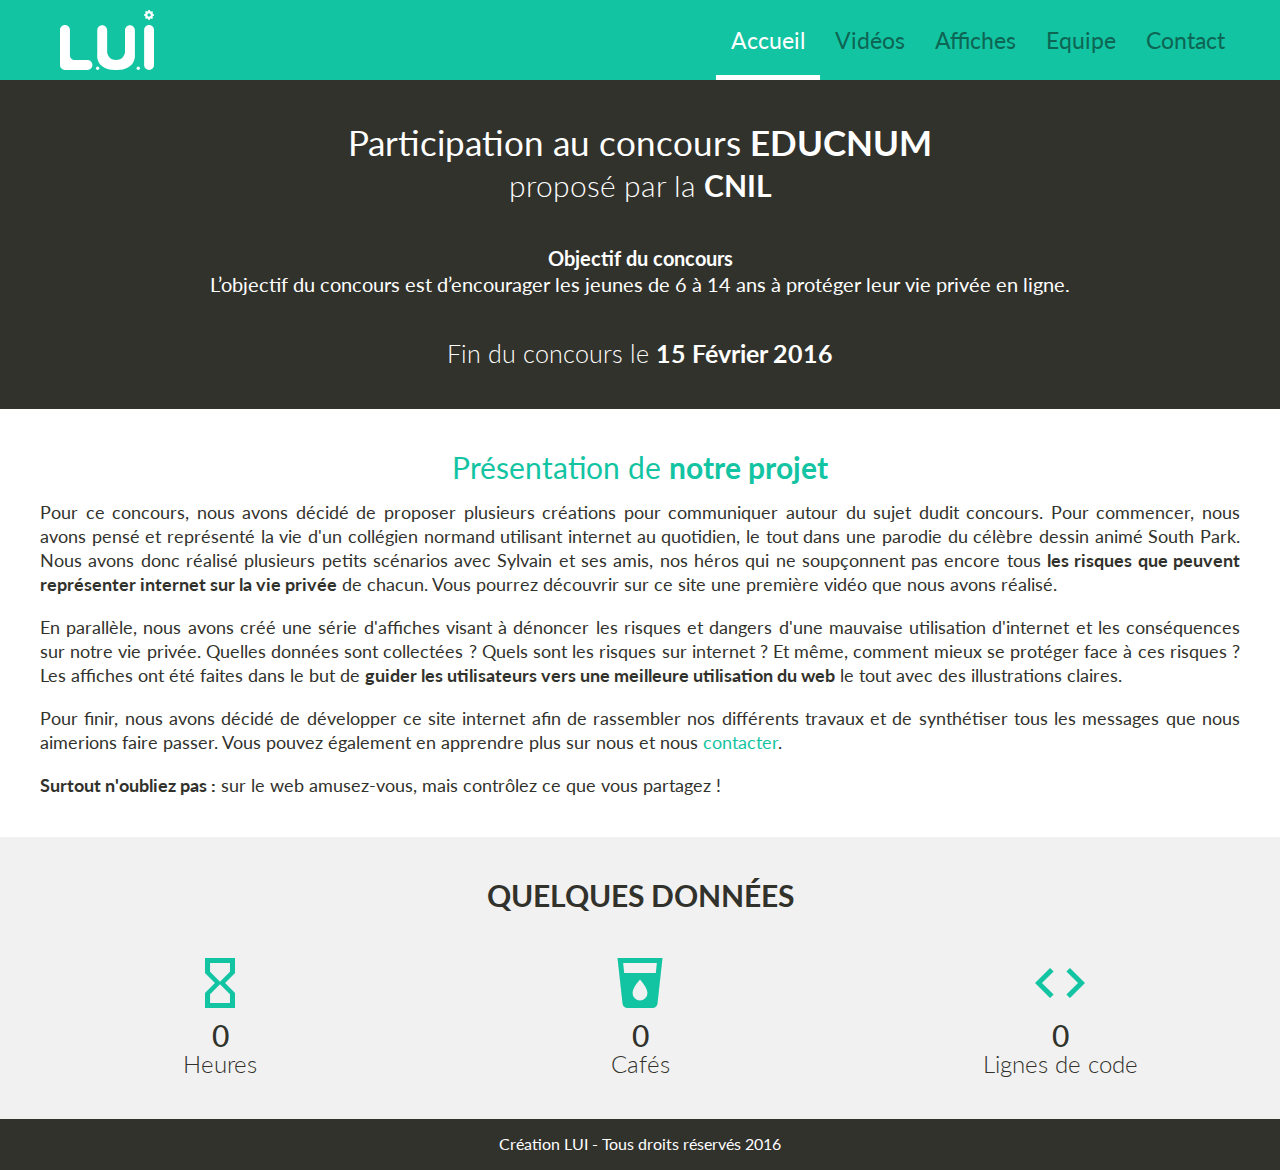
<file: index.html>
<!DOCTYPE html>
<html lang="fr">

<head>

	<title>Projet LUI - Leçons d'Utilisation d'Internet</title>

	<meta charset="utf-8">
	<meta name="viewport" content="initial-scale=1.0,user-scalable=no,maximum-scale=1">
	<meta name="mobile-web-app-capable" content="yes">
	<meta name="theme-color" content="#0D6554">
	<meta name="apple-mobile-web-app-title" content="Projet L.U.I">

	<!-- Favicons -->

	<link rel="apple-touch-icon" sizes="57x57" href="../img/favicons/apple-touch-icon-57x57.png">
	<link rel="apple-touch-icon" sizes="60x60" href="../img/favicons/apple-touch-icon-60x60.png">
	<link rel="apple-touch-icon" sizes="72x72" href="../img/favicons/apple-touch-icon-72x72.png">
	<link rel="apple-touch-icon" sizes="76x76" href="../img/favicons/apple-touch-icon-76x76.png">
	<link rel="apple-touch-icon" sizes="114x114" href="../img/favicons/apple-touch-icon-114x114.png">
	<link rel="apple-touch-icon" sizes="120x120" href="../img/favicons/apple-touch-icon-120x120.png">
	<link rel="apple-touch-icon" sizes="144x144" href="../img/favicons/apple-touch-icon-144x144.png">
	<link rel="apple-touch-icon" sizes="152x152" href="../img/favicons/apple-touch-icon-152x152.png">
	<link rel="apple-touch-icon" sizes="180x180" href="../img/favicons/apple-touch-icon-180x180.png">
	<link rel="icon" type="image/png" href="../img/favicons/favicon-32x32.png" sizes="32x32">
	<link rel="icon" type="image/png" href="../img/favicons/favicon-194x194.png" sizes="194x194">
	<link rel="icon" type="image/png" href="../img/favicons/favicon-96x96.png" sizes="96x96">
	<link rel="icon" type="image/png" href="../img/favicons/android-chrome-192x192.png" sizes="192x192">
	<link rel="icon" type="image/png" href="../img/favicons/favicon-16x16.png" sizes="16x16">
	<link rel="manifest" href="../img/favicons/manifest.json">
	<link rel="mask-icon" href="../img/favicons/safari-pinned-tab.svg" color="#13c4a3">
	<link rel="shortcut icon" href="../img/favicons/favicon.ico">
	<meta name="msapplication-TileColor" content="#da532c">
	<meta name="msapplication-TileImage" content="../img/favicons/mstile-144x144.png">
	<meta name="msapplication-config" content="../img/favicons/browserconfig.xml">
	<meta name="theme-color" content="#13c4a3">

	<!-- Style Sheets -->
	<link rel="stylesheet" type="text/css" media="all" href="css/reset.css" />
	<link rel="stylesheet" type="text/css" media="all" href="css/style.css" />
	<link rel="stylesheet" type="text/css" media="all" href="css/animate.min.css" />
	<link href='https://fonts.googleapis.com/css?family=Lato:400,300,700' rel='stylesheet' type='text/css'>
	<link href="https://fonts.googleapis.com/icon?family=Material+Icons" rel="stylesheet">

	<!-- Scripts -->
	<script src="js/jquery-1.11.3.min.js"></script>
	<script type="text/javascript" language="javascript" src="js/trunk.js"></script>
	<!--[if lt IE 9]>
		<script src="http://html5shiv.googlecode.com/svn/trunk/html5.js"></script>
	<![endif]-->
	<script type="text/javascript" language="javascript" src="js/wow.min.js"></script>
	<script>
		new WOW().init();
	</script>
	<script type="application/javascript" language="javascript" src="js/count.js"></script>
	<script type="text/javascript" src="../js/konami.js"></script>


</head>

<body>

	<div class="container">
		<div class="header">
			<div class="content-inner">
				<header class="slide">
					<ul id="navToggle" class="burger slide">
						<li></li>
						<li></li>
						<li></li>
					</ul>
					<a id="logo" href="index.html"><img class="animated jello" src="img/logo.svg" /></a>
				</header>

				<nav class="slide">
					<ul>
						<li class="menu-resp">MENU</li>
						<li><a href="" class="active"><i class="material-icons">home</i>Accueil</a></li>
						<li><a href="videos/index.html"><i class="material-icons">&#xE039;</i>Vidéos</a></li>
						<li><a href="affiches/index.html"><i class="material-icons">description</i>Affiches</a></li>
						<li><a href="equipe/index.html"><i class="material-icons">&#xE8D3;</i>Equipe</a></li>
						<li><a href="contact/index.html"><i class="material-icons">email</i>Contact</a></li>
					</ul>
				</nav>
			</div>
		</div>

		<div class="content slide">
			<div class="responsive">

				<div class="section1">
					<div class="content-inner">
						<p class="p1">Participation au concours <b>EDUCNUM</b></p>
						<p class="p2">proposé par la <b>CNIL</b></p>
						<p class="p3"><b>Objectif du concours</b></p>
						<p class="p3">L’objectif du concours est d’encourager les jeunes de 6 à 14 ans à protéger leur vie privée en ligne.</p>
						<p class="p4">Fin du concours le <b>15 Février 2016</b></p>
					</div>
				</div>

				<div class="section2">
					<div class="content-inner">
						<h2>Présentation de <b>notre projet</b></h2>
						<p>Pour ce concours, nous avons décidé de proposer plusieurs créations pour communiquer autour du sujet dudit concours. Pour commencer, nous avons pensé et représenté la vie d'un collégien normand utilisant internet au quotidien, le tout dans une parodie du célèbre dessin animé South Park. Nous avons donc réalisé plusieurs petits scénarios avec Sylvain et ses amis, nos héros qui ne soupçonnent pas encore tous <b>les risques que peuvent représenter internet sur la vie privée</b> de chacun. Vous pourrez découvrir sur ce site une première vidéo que nous avons réalisé.</p>
						<br/>

						<p>En parallèle, nous avons créé une série d'affiches visant à dénoncer les risques et dangers d'une mauvaise utilisation d'internet et les conséquences sur notre vie privée. Quelles données sont collectées ? Quels sont les risques sur internet ? Et même, comment mieux se protéger face à ces risques ? Les affiches ont été faites dans le but de <b>guider les utilisateurs vers une meilleure utilisation du web</b> le tout avec des illustrations claires.</p>
						<br/>

						<p>Pour finir, nous avons décidé de développer ce site internet afin de rassembler nos différents travaux et de synthétiser tous les messages que nous aimerions faire passer. Vous pouvez également en apprendre plus sur nous et nous <a href="contact/index.html">contacter</a>.</p>
						<br/>

						<p><b>Surtout n'oubliez pas :</b> sur le web amusez-vous, mais contrôlez ce que vous partagez !</p>
					</div>
				</div>

				<div class="section3">
					<div class="content-inner">
						<h3>Quelques Données</h3>
						<div class="col1 ">
							<i class="material-icons">&#xE88B;</i>
							<p class="big" data-count="480">0</p>
							<p>Heures</p>
						</div>
						<div class="col2">
							<i class="material-icons">&#xE86F;</i>
							<p class="big" data-count="2238">0</p>
							<p>Lignes de code</p>
						</div>
						<div class="col3">
							<i class="material-icons">&#xE544;</i>
							<p class="big" data-count="98">0</p>
							<p>Cafés</p>
						</div>
					</div>
				</div>

				<div class="footer">
					<div class="content-inner">
						<footer>
							<p>Création LUI - Tous droits réservés 2016</p>
						</footer>
					</div>
				</div>

			</div>
		</div>
	</div>

</body>

</html>
</file>
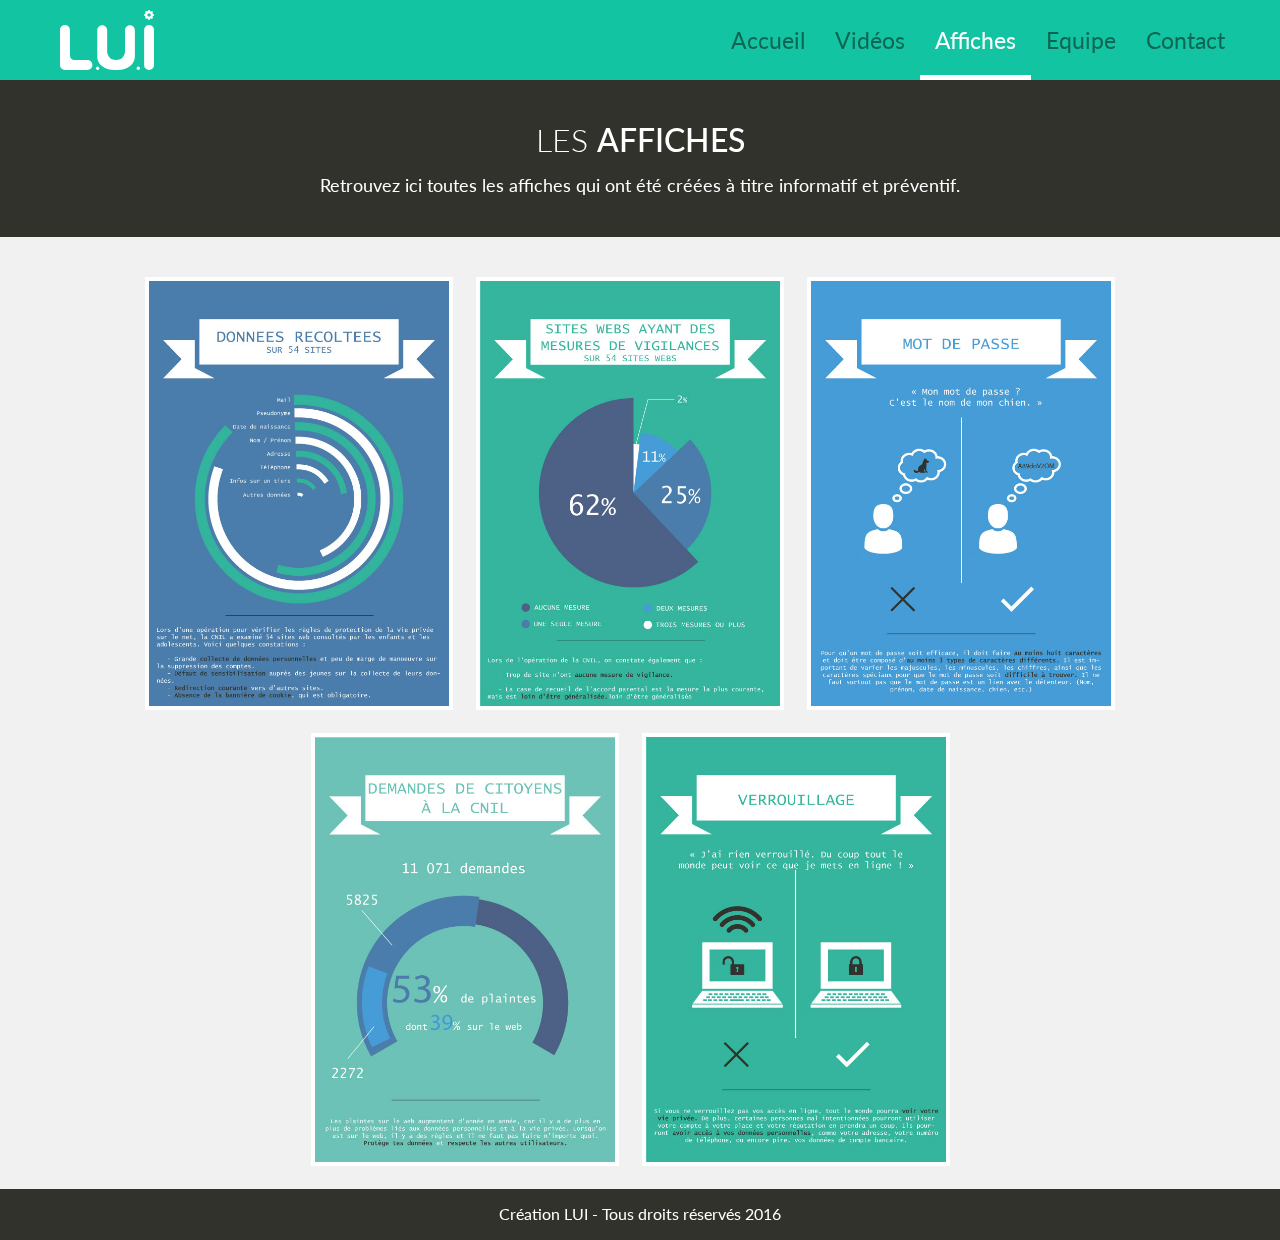
<file: affiches/index.html>
<!DOCTYPE html>
<html lang="fr">

<head>

	<title>Projet LUI - Leçons d'Utilisation d'Internet</title>

	<meta charset="utf-8">
	<meta name="viewport" content="initial-scale=1.0,user-scalable=no,maximum-scale=1">
	<meta name="mobile-web-app-capable" content="yes">
	<meta name="theme-color" content="#0D6554">

	<!-- Favicons -->

	<link rel="apple-touch-icon" sizes="57x57" href="../img/favicons/apple-touch-icon-57x57.png">
	<link rel="apple-touch-icon" sizes="60x60" href="../img/favicons/apple-touch-icon-60x60.png">
	<link rel="apple-touch-icon" sizes="72x72" href="../img/favicons/apple-touch-icon-72x72.png">
	<link rel="apple-touch-icon" sizes="76x76" href="../img/favicons/apple-touch-icon-76x76.png">
	<link rel="apple-touch-icon" sizes="114x114" href="../img/favicons/apple-touch-icon-114x114.png">
	<link rel="apple-touch-icon" sizes="120x120" href="../img/favicons/apple-touch-icon-120x120.png">
	<link rel="apple-touch-icon" sizes="144x144" href="../img/favicons/apple-touch-icon-144x144.png">
	<link rel="apple-touch-icon" sizes="152x152" href="../img/favicons/apple-touch-icon-152x152.png">
	<link rel="apple-touch-icon" sizes="180x180" href="../img/favicons/apple-touch-icon-180x180.png">
	<link rel="icon" type="image/png" href="../img/favicons/favicon-32x32.png" sizes="32x32">
	<link rel="icon" type="image/png" href="../img/favicons/favicon-194x194.png" sizes="194x194">
	<link rel="icon" type="image/png" href="../img/favicons/favicon-96x96.png" sizes="96x96">
	<link rel="icon" type="image/png" href="../img/favicons/android-chrome-192x192.png" sizes="192x192">
	<link rel="icon" type="image/png" href="../img/favicons/favicon-16x16.png" sizes="16x16">
	<link rel="manifest" href="../img/favicons/manifest.json">
	<link rel="mask-icon" href="../img/favicons/safari-pinned-tab.svg" color="#13c4a3">
	<link rel="shortcut icon" href="../img/favicons/favicon.ico">
	<meta name="msapplication-TileColor" content="#da532c">
	<meta name="msapplication-TileImage" content="../img/favicons/mstile-144x144.png">
	<meta name="msapplication-config" content="../img/favicons/browserconfig.xml">
	<meta name="theme-color" content="#13c4a3">

	<!-- Style Sheets -->
	<link rel="stylesheet" type="text/css" media="all" href="../css/reset.css" />
	<link rel="stylesheet" type="text/css" media="all" href="../css/style.css" />
	<link rel="stylesheet" type="text/css" media="all" href="../css/animate.min.css" />
	<link href='https://fonts.googleapis.com/css?family=Lato:400,300,700' rel='stylesheet' type='text/css'>
	<link href="https://fonts.googleapis.com/icon?family=Material+Icons" rel="stylesheet">
	<link rel="stylesheet" href="../js/fancybox/jquery.fancybox.css">

	<!-- Scripts -->
	<script src="../js/jquery-1.11.3.min.js"></script>
	<script type="text/javascript" language="javascript" src="../js/wow.min.js"></script>
	<script>
		new WOW().init();
	</script>
	<script type="text/javascript" language="javascript" src="../js/trunk.js"></script>
	<script src="../js/fancybox/jquery.fancybox.pack.js"></script>
	<script type="text/javascript">
		$(document).ready(function () {
			$(".fancybox").fancybox();
		});
	</script>
	<script type="text/javascript">
		$(".fancybox").fancybox({
			helpers: {
				title: {
					type: 'outside'
				}
			}
		});
	</script>
	<script type="text/javascript">
		$(".fancybox")
			.attr('rel', 'gallery')
			.fancybox({
				padding: 0
			});
	</script>
	<!--[if lt IE 9]>
		<script src="http://html5shiv.googlecode.com/svn/trunk/html5.js"></script>
	<![endif]-->


</head>

<body>

	<div class="container">
		<div class="header">
			<div class="content-inner">
				<header class="slide">
					<ul id="navToggle" class="burger slide">
						<li></li>
						<li></li>
						<li></li>
					</ul>
					<a id="logo" href="../index.html"><img class="animated jello" src="../img/logo.svg" /></a>
				</header>

				<nav class="slide">
					<ul>
						<li class="menu-resp">MENU</li>
						<li><a href="../index.html"><i class="material-icons">home</i>Accueil</a></li>
						<li><a href="../videos/index.html"><i class="material-icons">&#xE039;</i>Vidéos</a></li>
						<li><a href="" class="active"><i class="material-icons">description</i>Affiches</a></li>
						<li><a href="../equipe/index.html"><i class="material-icons">&#xE8D3;</i>Equipe</a></li>
						<li><a href="../contact/index.html"><i class="material-icons">email</i>Contact</a></li>
					</ul>
				</nav>
			</div>
		</div>

		<div class="content slide">
			<div class="responsive">

				<div class="section5">
					<div class="content-inner">
						<h2>Les <b>affiches</b></h2>
						<p>Retrouvez ici toutes les affiches qui ont été créées à titre informatif et préventif.</p>
					</div>
				</div>
				<div class="contact">
					<div class="content-inner">
						<div id="works">
							<a id="affiche1" class="fancybox" rel="group" href="../img/Donnees5.jpg">
								<div class="wow animated bounceInLeft work">
									<img src="../img/Donnees5.jpg" />
									<div class="rectangle-blanc"></div>
									<span>Données<br />récoltées</span>
								</div>
							</a>


							<a id="affiche2" class="fancybox" rel="group" href="../img/Mesures.jpg">
								<div class="wow animated bounceInDown work">
									<img src="../img/Mesures.jpg" />
									<div class="rectangle-blanc"></div>
									<span>Sites<br />webs</span>
								</div>
							</a>

							<a id="affiche3" class="fancybox" rel="group" href="../img/MotDePasse.jpg">
								<div class="wow animated bounceInRight work">
									<img src="../img/MotDePasse.jpg" />
									<div class="rectangle-blanc"></div>
									<span>Mot de<br />passe</span>
								</div>
							</a>

							<a id="affiche4" class="fancybox" rel="group" href="../img/Plaintes4.jpg">
								<div class="wow animated bounceInUp work">
									<img src="../img/Plaintes4.jpg" />
									<div class="rectangle-blanc"></div>
									<span>Demandes<br />de citoyens</span>
								</div>
							</a>

							<a id="affiche5" class="fancybox" rel="group" href="../img/Verouillage.jpg">
								<div class="wow animated bounceInUp work">
									<img src="../img/Verouillage.jpg" />
									<div class="rectangle-blanc"></div>
									<span>Verrouillage<br />des appareils</span>
								</div>
							</a>
						</div>
					</div>
				</div>

				<div class="footer">
					<div class="content-inner">
						<footer>
							<p>Création LUI - Tous droits réservés 2016</p>
						</footer>
					</div>
				</div>

			</div>
		</div>
	</div>

</body>

</html>
</file>
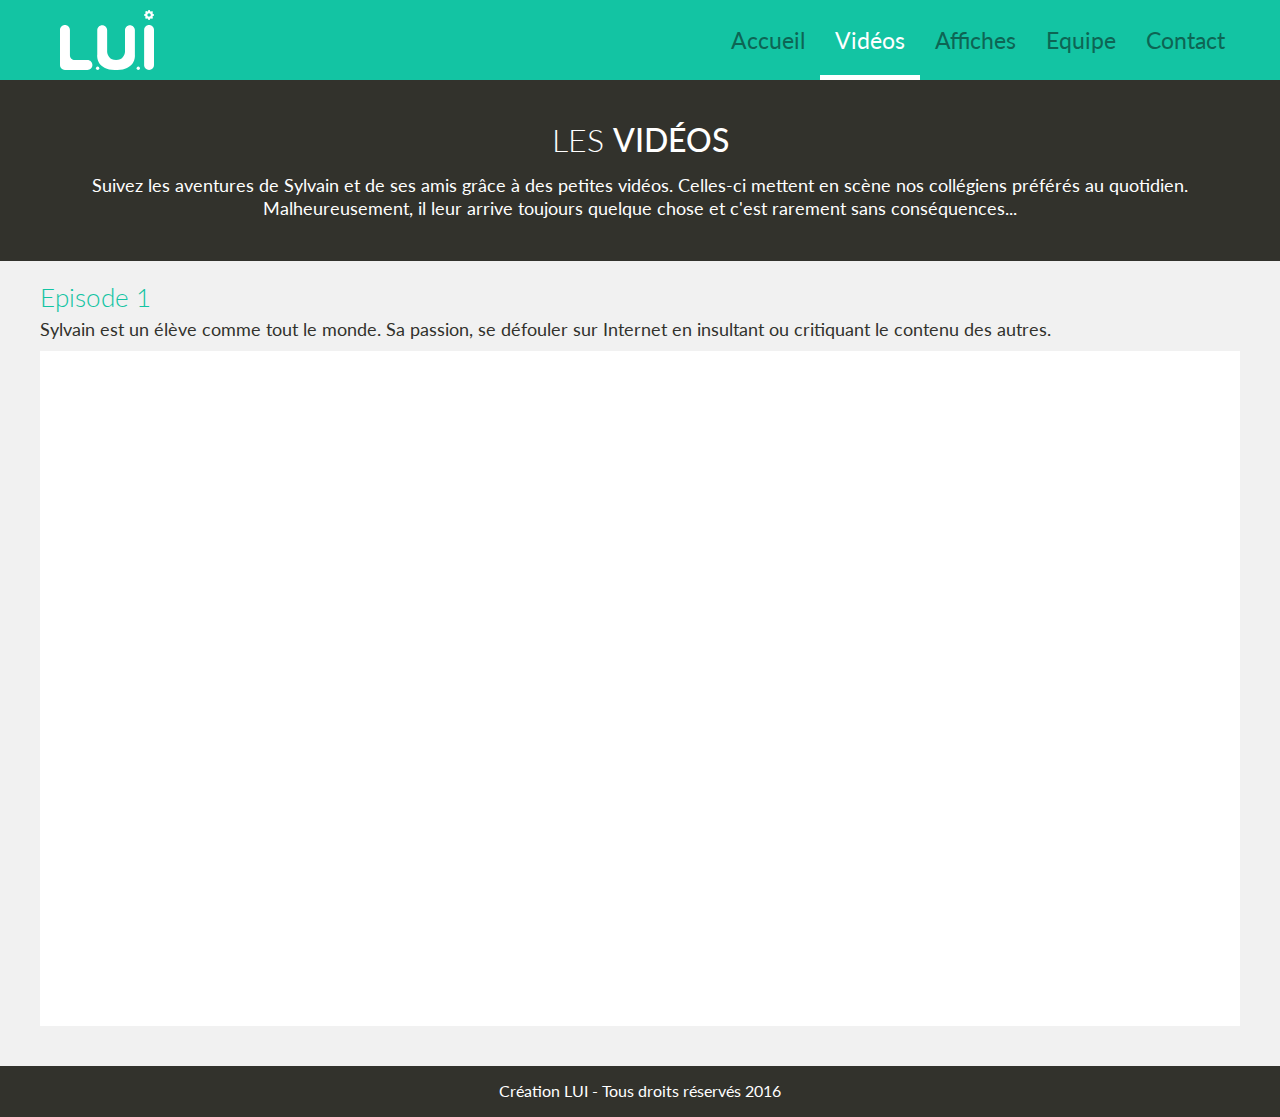
<file: videos/index.html>
<!DOCTYPE html>
<html lang="fr">

<head>

	<title>Projet LUI - Leçons d'Utilisation d'Internet</title>

	<meta charset="utf-8">
	<meta name="viewport" content="initial-scale=1.0,user-scalable=no,maximum-scale=1">
	<meta name="mobile-web-app-capable" content="yes">
	<meta name="theme-color" content="#0D6554">
	<meta name="apple-mobile-web-app-title" content="Projet L.U.I">

	<!-- Favicons -->

	<link rel="apple-touch-icon" sizes="57x57" href="../img/favicons/apple-touch-icon-57x57.png">
	<link rel="apple-touch-icon" sizes="60x60" href="../img/favicons/apple-touch-icon-60x60.png">
	<link rel="apple-touch-icon" sizes="72x72" href="../img/favicons/apple-touch-icon-72x72.png">
	<link rel="apple-touch-icon" sizes="76x76" href="../img/favicons/apple-touch-icon-76x76.png">
	<link rel="apple-touch-icon" sizes="114x114" href="../img/favicons/apple-touch-icon-114x114.png">
	<link rel="apple-touch-icon" sizes="120x120" href="../img/favicons/apple-touch-icon-120x120.png">
	<link rel="apple-touch-icon" sizes="144x144" href="../img/favicons/apple-touch-icon-144x144.png">
	<link rel="apple-touch-icon" sizes="152x152" href="../img/favicons/apple-touch-icon-152x152.png">
	<link rel="apple-touch-icon" sizes="180x180" href="../img/favicons/apple-touch-icon-180x180.png">
	<link rel="icon" type="image/png" href="../img/favicons/favicon-32x32.png" sizes="32x32">
	<link rel="icon" type="image/png" href="../img/favicons/favicon-194x194.png" sizes="194x194">
	<link rel="icon" type="image/png" href="../img/favicons/favicon-96x96.png" sizes="96x96">
	<link rel="icon" type="image/png" href="../img/favicons/android-chrome-192x192.png" sizes="192x192">
	<link rel="icon" type="image/png" href="../img/favicons/favicon-16x16.png" sizes="16x16">
	<link rel="manifest" href="../img/favicons/manifest.json">
	<link rel="mask-icon" href="../img/favicons/safari-pinned-tab.svg" color="#13c4a3">
	<link rel="shortcut icon" href="../img/favicons/favicon.ico">
	<meta name="msapplication-TileColor" content="#da532c">
	<meta name="msapplication-TileImage" content="../img/favicons/mstile-144x144.png">
	<meta name="msapplication-config" content="../img/favicons/browserconfig.xml">
	<meta name="theme-color" content="#13c4a3">

	<!-- Style Sheets -->
	<link rel="stylesheet" type="text/css" media="all" href="../css/reset.css" />
	<link rel="stylesheet" type="text/css" media="all" href="../css/style.css" />
	<link rel="stylesheet" type="text/css" media="all" href="../css/animate.min.css" />
	<link href='https://fonts.googleapis.com/css?family=Lato:400,300,700' rel='stylesheet' type='text/css'>
	<link href="https://fonts.googleapis.com/icon?family=Material+Icons" rel="stylesheet">

	<!-- Scripts -->
	<script src="../js/jquery-1.11.3.min.js"></script>
	<script type="text/javascript" language="javascript" src="../js/wow.min.js"></script>
	<script>
		new WOW().init();
	</script>
	<script type="text/javascript" language="javascript" src="../js/trunk.js"></script>
	<!--[if lt IE 9]>
		<script src="http://html5shiv.googlecode.com/svn/trunk/html5.js"></script>
	<![endif]-->
	<script type="text/javascript" src="../js/konami.js"></script>


</head>

<body>

	<div class="container">
		<div class="header">
			<div class="content-inner">
				<header class="slide">
					<ul id="navToggle" class="burger slide">
						<li></li>
						<li></li>
						<li></li>
					</ul>
					<a id="logo" href="../index.html"><img class="animated jello" src="../img/logo.svg" /></a>
				</header>

				<nav class="slide">
					<ul>
						<li class="menu-resp">MENU</li>
						<li><a href="../index.html"><i class="material-icons">home</i>Accueil</a></li>
						<li><a href="" class="active"><i class="material-icons">&#xE039;</i>Vidéos</a></li>
						<li><a href="../affiches/index.html"><i class="material-icons">description</i>Affiches</a></li>
						<li><a href="../equipe/index.html"><i class="material-icons">&#xE8D3;</i>Equipe</a></li>
						<li><a href="../contact/index.html"><i class="material-icons">email</i>Contact</a></li>
					</ul>
				</nav>
			</div>
		</div>

		<div class="content slide">
			<div class="responsive">

				<div class="section5">
					<div class="content-inner">
						<h2>Les <b>vidéos</b></h2>
						<p>Suivez les aventures de Sylvain et de ses amis grâce à des petites vidéos. Celles-ci mettent en scène nos collégiens préférés au quotidien. Malheureusement, il leur arrive toujours quelque chose et c'est rarement sans conséquences...</p>
					</div>
				</div>

				<div class="section4">
					<div class="content-inner">
						<h3>Episode 1</h3>
						<p>Sylvain est un élève comme tout le monde. Sa passion, se défouler sur Internet en insultant ou critiquant le contenu des autres.</p>
						<div class="video">
							<iframe src="https://www.youtube-nocookie.com/embed/nF6Ue1_L4BU?rel=0&amp;showinfo=0;" frameborder="0" allowfullscreen></iframe>
						</div>
						<!-- En cas de préparation d'une nouvelle vidéo
						<div class="video prepa">
							<span><i class="material-icons">&#xE002;</i><p>En cours de montage...</p></span>
						</div>
						-->
					</div>
				</div>

				<div class="footer">
					<div class="content-inner">
						<footer>
							<p>Création LUI - Tous droits réservés 2016</p>
						</footer>
					</div>
				</div>

			</div>
		</div>
	</div>


</body>

</html>
</file>
<file: css/style.css>
/** Provisoire **/

.prepa {
	background-color: #e0e0e0!important;
}

.prepa span {
	color: #808080;
	font-weight: normal;
	position: absolute;
	top: 50%;
	left: 50%;
	transform: translate(-50%, -50%);
	width: 100%;
	text-align: center;
}

.prepa i {
	font-size: 8vw;
}

.prepa p {
	font-size: 3vw;
}


/** Provisoire **/

html {
	font-style: "lato"!important;
}

body {
	background-color: #f1f1f1;
	font: 16px "Lato", Arial, Helvetica, Geneva, sans-serif;
	color: #9aa6af;
	text-rendering: optimizelegibility;
	-webkit-tap-highlight-color: rgba(0, 0, 0, 0);
	-webkit-text-size-adjust: none;
	-webkit-font-smoothing: antialiased;
	-moz-tap-highlight-color: rgba(0, 0, 0, 0);
	-moz-text-size-adjust: none;
	-moz-font-smoothing: antialiased;
	-ms-tap-highlight-color: rgba(0, 0, 0, 0);
	-ms-text-size-adjust: none;
	-ms-font-smoothing: antialiased;
}

.justif {
	text-align: justify;
}

#logo img {
	padding: 10px 0 0 20px;
	height: 60px;
	width: inherit;
}

p {
	font: 18px "Lato", Arial, Helvetica, Geneva, sans-serif;
	line-height: 1.3em;
	font-weight: normal;
}

b {
	font-weight: bold;
}

a {
	color: #13c4a3;
	text-decoration: none;
}

h2 {
	margin: 0 0 15px 0;
	font-weight: 400;
	font-size: 30px;
}

h3 {
	margin: 0;
	font-size: 24px;
}

.menu-resp {
	display: none;
}

nav ul li a i {
	display: none!important;
}

.container {
	width: 100%;
	overflow: hidden;
	margin: 0 auto;
	position: relative;
	/*  Prevents Flickering  */
	-webkit-backface-visibility: hidden;
	-moz-backface-visibility: hidden;
	-ms-backface-visibility: hidden;
}

.header {
	width: 100%;
	background-color: #13c4a3;
}

.content-inner {
	overflow: hidden;
	position: relative;
	margin: 0 auto;
	max-width: 1200px;
}

header {
	margin: 0 auto;
	height: 80px;
	position: relative;
}

header h1 {
	color: #fff;
	text-align: left;
	font-size: 27px;
	line-height: 80px;
	font-weight: bold;
	padding-left: 20px;
}

.burger {
	cursor: pointer;
	position: absolute;
	float: left;
	padding: 10px;
	top: 5px;
	left: 10px;
	display: none;
}

.burger li {
	width: 30px;
	height: 4px;
	background-color: #fff;
	border-radius: 3px;
	margin: 5px 0;
}

.burger.open li {
	background-color: #d9dde1;
}

nav {
	display: block;
	position: absolute;
	top: 0;
	right: 0;
}

nav li {
	float: left;
	display: inline-block;
}

nav li a {
	font-size: 23px;
	font-weight: 400;
	color: #0D6554;
	padding: 26px 15px;
	display: block;
	-webkit-transition: color .3s;
	transition: color .3s;
}

nav li a:hover {
	color: #fff;
}

nav li a.active {
	padding: 26px 15px 21px 15px;
	border-bottom: 5px solid #fff;
	color: #fff;
	background-color: #13c4a3;
}

.content {
	width: 100%;
	margin: 0 auto;
}

.p1 {
	font-size: 35px;
}

.p2 {
	padding-bottom: 40px;
	font-weight: 300;
	font-size: 30px;
}

.p3 {
	font-size: 20px;
}

.p4 {
	padding-top: 40px;
	font-weight: 300;
	font-size: 25px;
}


/*  SECTIONS  */

.section1,
.section2,
.section3 {
	line-height: normal;
	padding: 40px 20px 40px 20px;
}

.section1 {
	text-align: center;
	background-color: #32322c;
	color: #fff;
}

.section2 {
	text-align: center;
	font-size: 16px;
	background-color: #fff;
	color: #32322c;
}

.section2 h2 {
	text-align: center;
	color: #13c4a3;
}

.section2 p {
	line-height: 24px;
	text-align: justify;
	color: #32322c;
}

.section2 .col1 .material-icons,
.section2 .col2 .material-icons {
	padding-top: 30px;
	font-size: 60px!important;
	color: #13c4a3;
}

.section2 .col1,
.section2 .col2 {
	width: 45%;
	padding: 0 15px 30px 15px;
}

.col1 {
	float: left;
}

.col1 p,
.col2 p {
	text-align: center;
}

.col2 {
	float: right;
}

.section3 {
	color: #32322c;
	text-align: center;
	background-color: #F1F1F1;
}

.section3 i {
	color: #13c4a3;
}

.section3 h3 {
	text-transform: uppercase;
	font-size: 30px;
	font-weight: 700;
}

.section3 .material-icons {
	padding: 40px 0 10px 0;
	font-size: 60px!important
}

.section3 .big {
	font-weight: 500;
	font-size: 30px;
	line-height: 25px;
}

.section3 p:last-child {
	font-size: 24px;
	font-weight: 300;
}

.section3 .col1,
.section3 .col2,
.section3 .col3 {
	width: 30%;
}

.section3 .col3 {
	display: inline;
}


/* PAGE CONTACT */

.contact {
	margin-top: 40px;
	padding: 0 20px;
	font-size: 12px;
	font-family: 'Lato', sans-serif;
	font-weight: 300;
	color: #32322c;
	background-color: #F1F1F1;
}

.contact p {
	padding: 0 0 20px 0;
	text-align: center;
}

.contact b {
	font-weight: 500;
}

.contact h2 {
	padding-top: 30px;
	margin-bottom: 30px;
	font-size: 3em;
	text-transform: uppercase;
	font-weight: 300;
	text-align: center;
}

form {
	width: 58.33333%;
	margin: 0 auto;
}

form .field {
	width: 100%;
	position: relative;
	margin-bottom: 15px;
}

form .field label {
	font-weight: 500;
	color: #fff;
	text-align: center;
	text-transform: uppercase;
	position: absolute;
	top: 0;
	left: 0;
	background: #32322c;
	width: 18%;
	padding: 18px 0;
	font-size: 1.35em;
	letter-spacing: 0.075em;
	-webkit-transition: all 333ms ease-in-out;
	-moz-transition: all 333ms ease-in-out;
	-o-transition: all 333ms ease-in-out;
	-ms-transition: all 333ms ease-in-out;
	transition: all 333ms ease-in-out;
}

form .field input[type="text"],
form .field input[type="email"],
form .field textarea {
	border: none;
	font-weight: 500;
	background: #E6E6E6;
	width: 80.5%;
	margin: 0;
	padding: 18px 0;
	padding-left: 19.5%;
	color: #32322c;
	font-size: 1.35em;
	font-family: 'Lato';
	letter-spacing: 0.05em;
}

form .field input[type="text"]#msg,
form .field input[type="email"]#msg,
form .field textarea#msg {
	height: 1.22em;
	resize: none;
	-webkit-transition: all 333ms ease-in-out;
	-moz-transition: all 333ms ease-in-out;
	-o-transition: all 333ms ease-in-out;
	-ms-transition: all 333ms ease-in-out;
	transition: all 333ms ease-in-out;
}

form .field input[type="text"]:focus,
form .field input[type="text"].focused,
form .field input[type="email"]:focus,
form .field input[type="email"].focused,
form .field textarea:focus,
form .field textarea.focused {
	outline: none;
}

form .field input[type="text"]:focus#msg,
form .field input[type="text"].focused#msg,
form .field input[type="email"]:focus#msg,
form .field input[type="email"].focused#msg,
form .field textarea:focus#msg,
form .field textarea.focused#msg {
	padding-bottom: 155px;
}

form .field input[type="text"]:focus + label,
form .field input[type="text"].focused + label,
form .field input[type="email"]:focus + label,
form .field input[type="email"].focused + label,
form .field textarea:focus + label,
form .field textarea.focused + label {
	background: #13c4a3;
	color: #0D6554;
}

form .field input[type="text"].focused + label,
form .field input[type="text"].focused + label form .field textarea.focused + label {
	color: #13c4a3;
}

form input[type="submit"] {
	background: #13c4a3;
	color: white;
	-webkit-appearance: none;
	-webkit-border-radius: 0;
	border: none;
	text-transform: uppercase;
	position: relative;
	padding: 13px 50px;
	font-size: 1.4em;
	letter-spacing: 0.1em;
	font-family: 'Lato', sans-serif;
	font-weight: 500;
	-webkit-transition: all 333ms ease-in-out;
	-moz-transition: all 333ms ease-in-out;
	-o-transition: all 333ms ease-in-out;
	-ms-transition: all 333ms ease-in-out;
	transition: all 333ms ease-in-out;
}

form input[type="submit"]:focus {
	outline: none;
	background: #0D6554;
}


/* MAP */

#google-container {
	position: relative;
	width: 100%;
	height: 250px;
	background-color: #e7eaf0;
}

#cd-google-map {
	position: relative;
}

#google-container h1,
#google-container p {
	color: #32322c;
}

#cd-zoom-in,
#cd-zoom-out {
	height: 32px;
	width: 32px;
	cursor: pointer;
	margin-left: 10px;
	background-color: rgba(19, 196, 163, 0.9);
	background-repeat: no-repeat;
	background-size: 32px 64px;
	background-image: url("../img/cd-icon-controller.svg");
}

.no-touch #cd-zoom-in:hover,
.no-touch #cd-zoom-out:hover {
	background-color: #13c4a3;
}

#cd-zoom-in {
	background-position: 50% 0;
	margin-top: 10px;
	margin-bottom: 1px;
}

#cd-zoom-out {
	background-position: 50% -32px;
}


/* PAGE VIDEOS */

.section5 {
	color: #FFF;
	background-color: #32322c;
	padding: 40px 20px 40px 20px;
}

.section5 p {
	text-align: center;
}

.section4 {
	color: #32322c;
	background-color: #F1F1F1;
	padding: 20px 20px;
}

.section5 h2 {
	font-size: 2em;
	text-transform: uppercase;
	font-weight: 300;
	text-align: center;
}

.section5 h2 b {
	font-weight: 500;
}

.section4 h3 {
	font-size: 26px;
	font-weight: 300;
	color: #13c4a3;
	margin: 0 0 5px 0;
}

.video {
	margin-top: 10px;
	position: relative;
	padding-bottom: 56.25%;
	height: 0;
	overflow: hidden;
	max-width: 100%;
	margin-bottom: 20px;
	background-color: #fff;
}

.video iframe,
.video object,
.video embed {
	position: absolute;
	top: 0;
	left: 0;
	width: 100%;
	height: 100%;
}


/* AFFICHE */

a img {
	border: none;
	width: 100%;
}

#works {
	overflow: hidden;
	text-align: center;
}

#works .work {
	overflow: hidden;
	width: 300px;
	height: 425px;
	border: 4px solid #FFF;
	cursor: pointer;
	position: relative;
	-moz-transition: all .6s;
	-webkit-transition: all .5s;
	-o-transition: all .6s;
	transition: all .6s;
	display: inline-block;
	margin-right: 20px;
	margin-bottom: 20px;
}

#works .work:hover {
	border: 4px solid #32322C;
}

#works .work .rectangle-blanc {
	background-color: rgba(255, 255, 255, 0.5);
	width: 300px;
	height: 100px;
	position: absolute;
	right: 0px;
	bottom: -300px;
	-moz-transition: all .6s;
	-webkit-transition: all .6s;
	-o-transition: all .6s;
	transition: all .6s;
}

#works .work:hover .rectangle-blanc {
	right: 0;
	bottom: 150px;
}

#works .work span {
	padding: 5px 0;
	color: #FFF;
	text-transform: uppercase;
	font-size: 20px;
	text-align: center;
	position: absolute;
	width: 300px;
	top: 195px;
	left: -300px;
	font-family: 'Lato', sans-serif;
	background: #32322C;
	-moz-transition: all .5s;
	-webkit-transition: all .5s;
	-o-transition: all .5s;
	transition: all .5s;
}

#works .work:hover span {
	left: 0px;
}


/* EQUIPE */

.presentation {
	margin-top: 30px;
	text-align: center;
}

.presentation li {
	text-align: center;
	padding: 0 15px;
}

.presentation b {
	font-weight: 700;
}

.presentation li p {
	padding: 10px 0 0 0;
	text-align: center;
}

.description {
	width: 80%;
	display: inline-block;
	vertical-align: middle;
}

.description p {
	padding: 0 0 20px 0;
	text-align: justify;
}

.avatar {
	margin: 0 15px 0 0;
	display: inline-block;
	vertical-align: middle;
}

hr {
	display: block;
	height: 1px;
	width: 50%;
	border: 0;
	border-top: 1px solid #ccc;
	margin-bottom: 25px;
	padding: 0;
	clear: both;
}


/* FOOTER */

.footer {
	padding: 15px 0;
	z-index: 2;
	width: 100%;
	margin: 0 auto;
	background-color: #32322c;
}

footer {
	display: block;
	bottom: 0;
	color: #fff;
	text-align: center;
}

.footer p {
	font-size: 16px!important;
}


/* RESPONSIVE */

@media only screen and (max-width: 1000px) {
	#works .work,
	#works .work span {
		max-width: 100%;
	}
	#works .work {
		float: none;
		display: inline-block;
		margin-right: 10px;
		margin-bottom: 10px;
	}
}

@media only screen and (max-width: 780px) {
	.section2 .col1,
	.section2 .col2 {
		width: auto;
		padding: 0;
		float: none;
	}
	.section1,
	.section5 {
		margin-top: 60px;
	}
	.presentation {
		margin-top: inherit;
	}
	header {
		height: 60px;
		background-color: #13c4a3;
		position: fixed;
		top: 0;
		right: 0;
		left: 0;
		z-index: 1;
		/* starting point */
		-webkit-transform: translate3d(0, 0, 0);
		-moz-transform: translate3d(0, 0, 0);
		transform: translate3d(0, 0, 0);
		text-align: center;
	}
	.avatar {
		width: inherit;
		float: none;
	}
	.description {
		width: inherit;
		display: inherit;
		vertical-align: inherit;
	}
	#logo {
		z-index: 1;
		text-align: center;
	}
	#logo img {
		z-index: 1;
		margin: 6px 0;
		height: 45px;
		padding: 0;
		display: inline-block;
	}
	.burger {
		display: block;
	}
	/*  Nav Drawer Layout  */
	nav {
		position: relative;
	}
	nav ul {
		height: 100%;
		overflow-y: auto;
	}
	nav ul li a i {
		display: inline-block!important;
	}
	nav li {
		display: block;
		float: none;
		border-bottom: 1px solid #191919;
	}
	nav li i {
		float: left;
		line-height: 18px!important;
		padding: 0 7px;
		-webkit-transition: color .3s;
		transition: color .3s;
	}
	nav li a {
		padding: 21px 25px;
		letter-spacing: 1px;
		font-size: 15px;
		color: #AFAFAF;
		-webkit-transition: background-color .35s, color .3s;
		transition: background-color .35s, color .3s;
	}
	nav li a.logo {
		display: none;
	}
	nav li a.active {
		padding: 21px 25px;
		border: none;
		color: #fff;
		background-color: #108C75;
	}
	nav li a.active i {
		color: #fff;
	}
	nav li a:hover {
		color: #fff;
		background-color: #108C75;
	}
	nav li a:hover i {
		color: #fff;
	}
	nav li a i {
		color: #13c4a3;
	}
	.menu-resp {
		color: #fff;
		color: #fff;
		font-size: 18px;
		padding: 19px 0px 19px 80px;
		display: block;
		font-weight: 700;
	}
	/* NAVIGATION ANNIMATION */
	nav {
		width: 240px;
		height: 100%;
		position: fixed;
		left: 0;
		top: 0;
		margin: 0;
		background-color: #151515;
		/* starting point */
		opacity: 0;
		-webkit-transform: translate3d(5%, 0, 0)scale(.97);
		-moz-transform: translate3d(5%, 0, 0)scale(.97);
		transform: translate3d(5%, 0, 0)scale(.97);
	}
	/*Nav Expanding Open Effect*/
	nav.open {
		opacity: 1;
		-webkit-transform: translate3d(0, 0, 0)scale(1);
		-webkit-animation: slideIn .35s ease-in-out;
		-moz-transform: translate3d(0, 0, 0)scale(1);
		-moz-animation: slideIn .35s ease-in-out;
		transform: translate3d(0, 0, 0)scale(1);
		animation: slideIn .35s ease-in-out;
	}
	@-webkit-keyframes slideIn {
		0% {
			opacity: 0;
			-webkit-transform: translate3d(5%, 0, 0)scale(.97);
		}
		100% {
			opacity: 1;
			-webkit-transform: translate3d(0, 0, 0)scale(1);
		}
	}
	@-moz-keyframes slideIn {
		0% {
			opacity: 0;
			-moz-transform: translate3d(5%, 0, 0)scale(.97);
		}
		100% {
			opacity: 1;
			-moz-transform: translate3d(0, 0, 0)scale(1);
		}
	}
	@keyframes slideIn {
		0% {
			opacity: 0;
			transform: translate3d(5%, 0, 0)scale(.97);
		}
		100% {
			opacity: 1;
			transform: translate3d(0, 0, 0)scale(1);
		}
	}
	/*Nav Shrinking Closed Effect*/
	nav.close {
		opacity: 0;
		-webkit-transform: translate3d(5%, 0, 0)scale(.97);
		-webkit-animation: slideOut .3s ease-in-out;
		-moz-transform: translate3d(5%, 0, 0)scale(.97);
		-moz-animation: slideOut .3s ease-in-out;
		transform: translate3d(5%, 0, 0)scale(.97);
		animation: slideOut .3s ease-in-out;
	}
	@-webkit-keyframes slideOut {
		0% {
			opacity: 1;
			-webkit-transform: translate3d(0, 0, 0)scale(1);
		}
		100% {
			opacity: 0;
			-webkit-transform: translate3d(5%, 0, 0)scale(.97);
		}
	}
	@-moz-keyframes slideOut {
		0% {
			opacity: 1;
			-moz-transform: translate3d(0, 0, 0)scale(1);
		}
		100% {
			opacity: 0;
			-moz-transform: translate3d(5%, 0, 0)scale(.97);
		}
	}
	@keyframes slideOut {
		0% {
			opacity: 1;
			transform: translate3d(0, 0, 0)scale(1);
		}
		100% {
			opacity: 0;
			transform: translate3d(5%, 0, 0)scale(.97);
		}
	}
	/* CONTENT ANNIMATION */
	.content {
		/* starting point */
		-webkit-transform: translate3d(0, 0, 0);
		-moz-transform: translate3d(0, 0, 0);
		transform: translate3d(0, 0, 0);
		z-index: 1;
	}
	/*Content Sliding Open Effect*/
	header.open,
	.content.open {
		-webkit-transform: translate3d(240px, 0, 0);
		-webkit-animation: open .5s ease-in-out;
		-moz-transform: translate3d(240px, 0, 0);
		-moz-animation: open .5s ease-in-out;
		transform: translate3d(240px, 0, 0);
		animation: open .5s ease-in-out;
	}
	@-webkit-keyframes open {
		0% {
			-webkit-transform: translate3d(0, 0, 0);
		}
		70% {
			-webkit-transform: translate3d(260px, 0, 0);
		}
		100% {
			-webkit-transform: translate3d(240px, 0, 0);
		}
	}
	@-moz-keyframes open {
		0% {
			-moz-transform: translate3d(0, 0, 0);
		}
		70% {
			-moz-transform: translate3d(260px, 0, 0);
		}
		100% {
			-moz-transform: translate3d(240px, 0, 0);
		}
	}
	@keyframes open {
		0% {
			transform: translate3d(0, 0, 0);
		}
		70% {
			transform: translate3d(260px, 0, 0);
		}
		100% {
			transform: translate3d(240px, 0, 0);
		}
	}
	/*Content Sliding Closed Effect*/
	header.close,
	.content.close {
		-webkit-transform: translate3d(0, 0, 0);
		-webkit-animation: close .3s ease-in-out;
		-moz-transform: translate3d(0, 0, 0);
		-moz-animation: close .3s ease-in-out;
		transform: translate3d(0, 0, 0);
		animation: close .3s ease-in-out;
	}
	@-webkit-keyframes close {
		0% {
			-webkit-transform: translate3d(240px, 0, 0);
		}
		100% {
			-webkit-transform: translate3d(0, 0, 0);
		}
	}
	@-moz-keyframes close {
		0% {
			-moz-transform: translate3d(240px, 0, 0);
		}
		100% {
			-moz-transform: translate3d(0, 0, 0);
		}
	}
	@keyframes close {
		0% {
			transform: translate3d(240px, 0, 0);
		}
		100% {
			transform: translate3d(0, 0, 0);
		}
	}
	form {
		width: auto;
		padding: 0 20px;
	}
	form .field label,
	form .field input[type="text"],
	form .field input[type="email"],
	form .field textarea {
		font-size: 1em;
	}
	form input[type="submit"] {
		font-size: 1em;
	}
}
</file>
